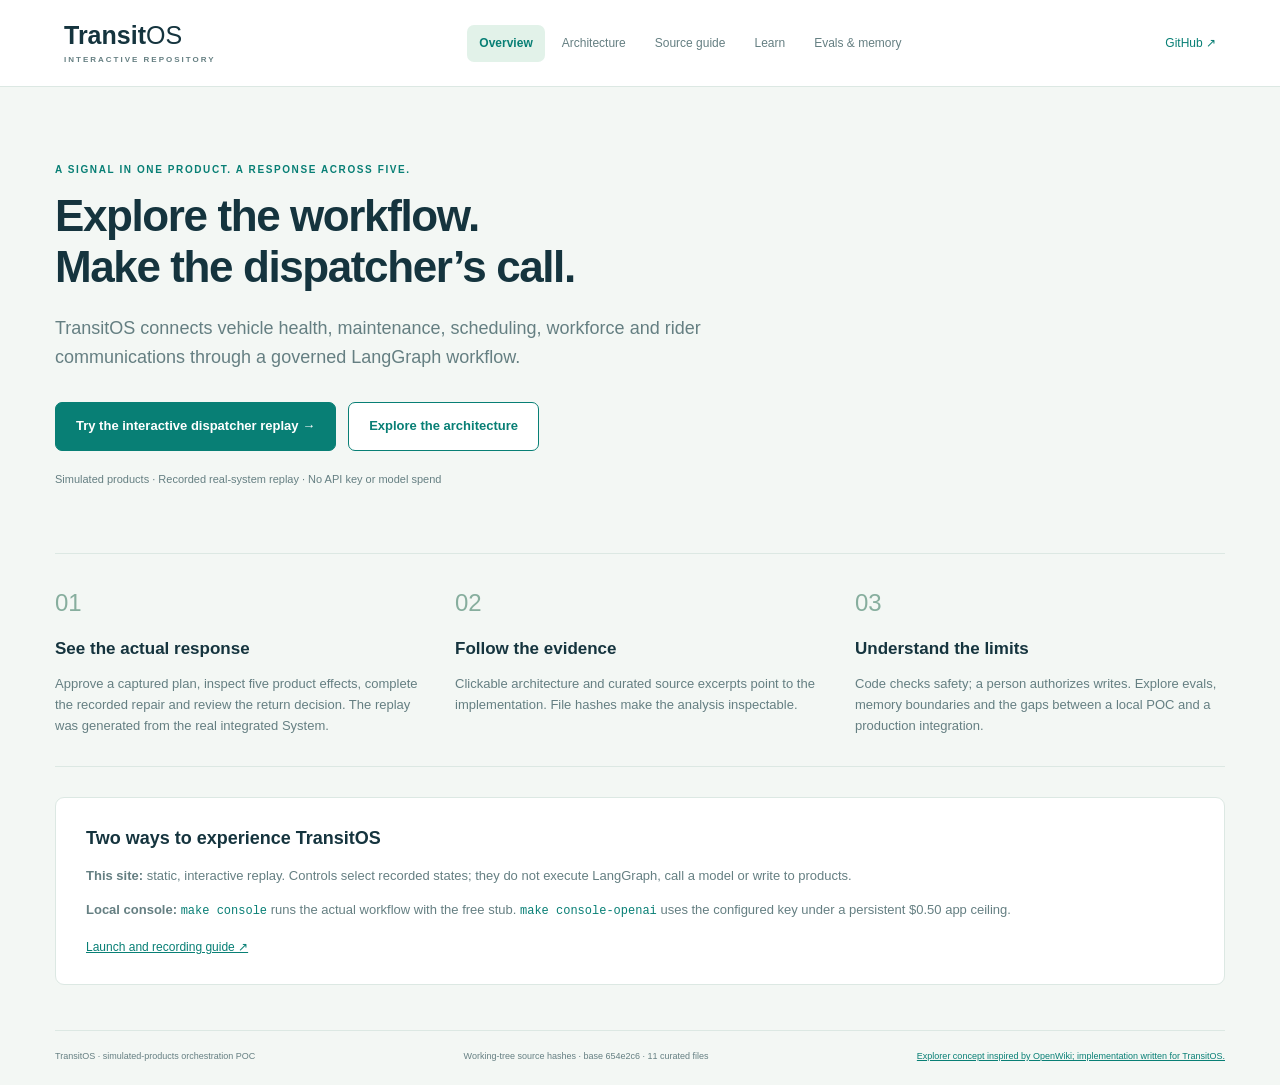
<file: site/index.html>
<!doctype html>
<html lang="en"><head><meta charset="utf-8"><meta name="viewport" content="width=device-width,initial-scale=1"><title>TransitOS · Interactive repository</title><link rel="stylesheet" href="./explorer.css"><script src="./explorer.js" defer></script></head>
<body><header><a class="brand" href="./index.html">Transit<span>OS</span><small>INTERACTIVE REPOSITORY</small></a><nav aria-label="Explorer"><button data-tab="overview" class="active">Overview</button><button data-tab="architecture">Architecture</button><button data-tab="source">Source guide</button><button data-tab="learn">Learn</button><button data-tab="evals">Evals & memory</button></nav><a class="repo-link" href="https://github.com/kranthi7899/transitOS_poc_clean">GitHub ↗</a></header>
<main><div id="error" role="alert" hidden></div>
<section id="overview" class="tab"><div class="hero"><div class="eyebrow">A SIGNAL IN ONE PRODUCT. A RESPONSE ACROSS FIVE.</div><h1>Explore the workflow.<br>Make the dispatcher’s call.</h1><p>TransitOS connects vehicle health, maintenance, scheduling, workforce and rider communications through a governed LangGraph workflow.</p><div class="hero-actions"><a class="primary" href="./demo/index.html">Try the interactive dispatcher replay →</a><button class="secondary" data-tab="architecture">Explore the architecture</button></div><p class="boundary">Simulated products · Recorded real-system replay · No API key or model spend</p></div><div class="intro-grid"><article><span>01</span><h2>See the actual response</h2><p>Approve a captured plan, inspect five product effects, complete the recorded repair and review the return decision. The replay was generated from the real integrated System.</p></article><article><span>02</span><h2>Follow the evidence</h2><p>Clickable architecture and curated source excerpts point to the implementation. File hashes make the analysis inspectable.</p></article><article><span>03</span><h2>Understand the limits</h2><p>Code checks safety; a person authorizes writes. Explore evals, memory boundaries and the gaps between a local POC and a production integration.</p></article></div><div class="scope"><h2>Two ways to experience TransitOS</h2><p><strong>This site:</strong> static, interactive replay. Controls select recorded states; they do not execute LangGraph, call a model or write to products.</p><p><strong>Local console:</strong> <code>make console</code> runs the actual workflow with the free stub. <code>make console-openai</code> uses the configured key under a persistent $0.50 app ceiling.</p><a href="https://github.com/kranthi7899/transitOS_poc_clean/blob/main/docs/DEMO.md">Launch and recording guide ↗</a></div></section>
<section id="architecture" class="tab" hidden><div class="heading"><div class="eyebrow">SOURCE-LINKED ARCHITECTURE</div><h1>One controlled path from event to action.</h1><p>Select a component to see its role and implementation evidence.</p></div><div class="diagram-toolbar"><button id="zoom-out" aria-label="Zoom out">−</button><button id="zoom-in" aria-label="Zoom in">+</button><button id="zoom-reset">Reset view</button><span>Reasoning proposes · code checks · humans approve · adapters execute</span></div><div class="architecture-layout"><div class="diagram"><svg id="map" viewBox="0 0 960 600" role="group" aria-label="TransitOS architecture. Components are selectable." xmlns="http://www.w3.org/2000/svg"><defs><marker id="arrow" markerWidth="8" markerHeight="8" refX="7" refY="4" orient="auto"><path d="M0,0 L8,4 L0,8" fill="#5f8d82"/></marker></defs><g id="edges"></g><g id="components"></g></svg></div><aside id="inspector" class="inspector"></aside></div></section>
<section id="source" class="tab" hidden><div class="heading"><div class="eyebrow">CURATED IMPLEMENTATION EVIDENCE</div><h1>Read the code that matters.</h1><p>This is a bounded source guide, not an AI claim to have analysed every file.</p></div><label class="search-label" for="search">Find a component, file or concept</label><input id="search" type="search" placeholder="Try: approval, memory, crosswalk, budget…"><div class="source-layout"><div id="module-list"></div><article id="source-detail" class="source-detail"></article></div></section>
<section id="learn" class="tab" hidden><div class="heading"><div class="eyebrow">A GUIDED PATH THROUGH THE REPOSITORY</div><h1>Learn the system in four steps.</h1><p>Open a step, inspect the source and try the corresponding replay moment.</p></div><div id="lessons"></div><div class="scope"><h2>Questions worth asking in the demonstration</h2><details><summary>What exactly does the model decide?</summary><p>It proposes among options code already allows. The existing validator checks IDs and constraints, and code ranks the options. It cannot call product tools or authorize a write.</p></details><details><summary>Why does return to service need another approval?</summary><p>The repair close event resumes the graph. Availability is a separate dispatcher decision, so maintenance closure alone never returns the bus.</p></details><details><summary>Does a passing scenario prove production readiness?</summary><p>No. The suite checks the integrated simulated system. Real API capabilities, agency rules, authentication, concurrent operators and deployment still need validation. Known gaps are explicitly reported.</p></details><details><summary>Does memory make the agent more autonomous?</summary><p>No. It retains structured, scoped history of successful approved incidents. Every new incident still reads current facts, passes code checks and waits for a new approval.</p></details></div></section>
<section id="evals" class="tab" hidden><div class="heading"><div class="eyebrow">REPEATABLE EVIDENCE, NOT A SCREENSHOT</div><h1>Evaluate the behavior. Inspect the memory.</h1><p>These checks run locally against the actual system and adversarial fake model outputs. They make no paid calls.</p></div><div id="eval-summary"></div><div id="eval-results"></div><div class="scope"><h2>Two distinct kinds of memory</h2><p><strong>Runtime incident memory:</strong> agency- and vehicle-scoped SQLite summaries. Only completed incidents with both approval scopes and clean invariants enter it. Reset does not clear history. Past availability, raw free text, secrets and operator details do not reach the model.</p><p><strong>Coding-agent context:</strong> <code>AGENTS.md</code> and <code>docs/AGENT_MEMORY.md</code> point to the current implementation, decisions, verification commands and boundaries. Test results are dated evidence, not forever guarantees.</p><p>The hosted replay contains no runtime memory database. To inspect persistent memory, run the local console.</p><a href="https://github.com/kranthi7899/transitOS_poc_clean/blob/main/docs/AGENT_MEMORY.md">Read memory design and limits ↗</a></div></section>
<footer><span>TransitOS · simulated-products orchestration POC</span><span id="provenance">Loading source evidence…</span><a href="https://github.com/dakjdakd/openwiki">Explorer concept inspired by OpenWiki; implementation written for TransitOS.</a></footer></main></body></html>
</file>
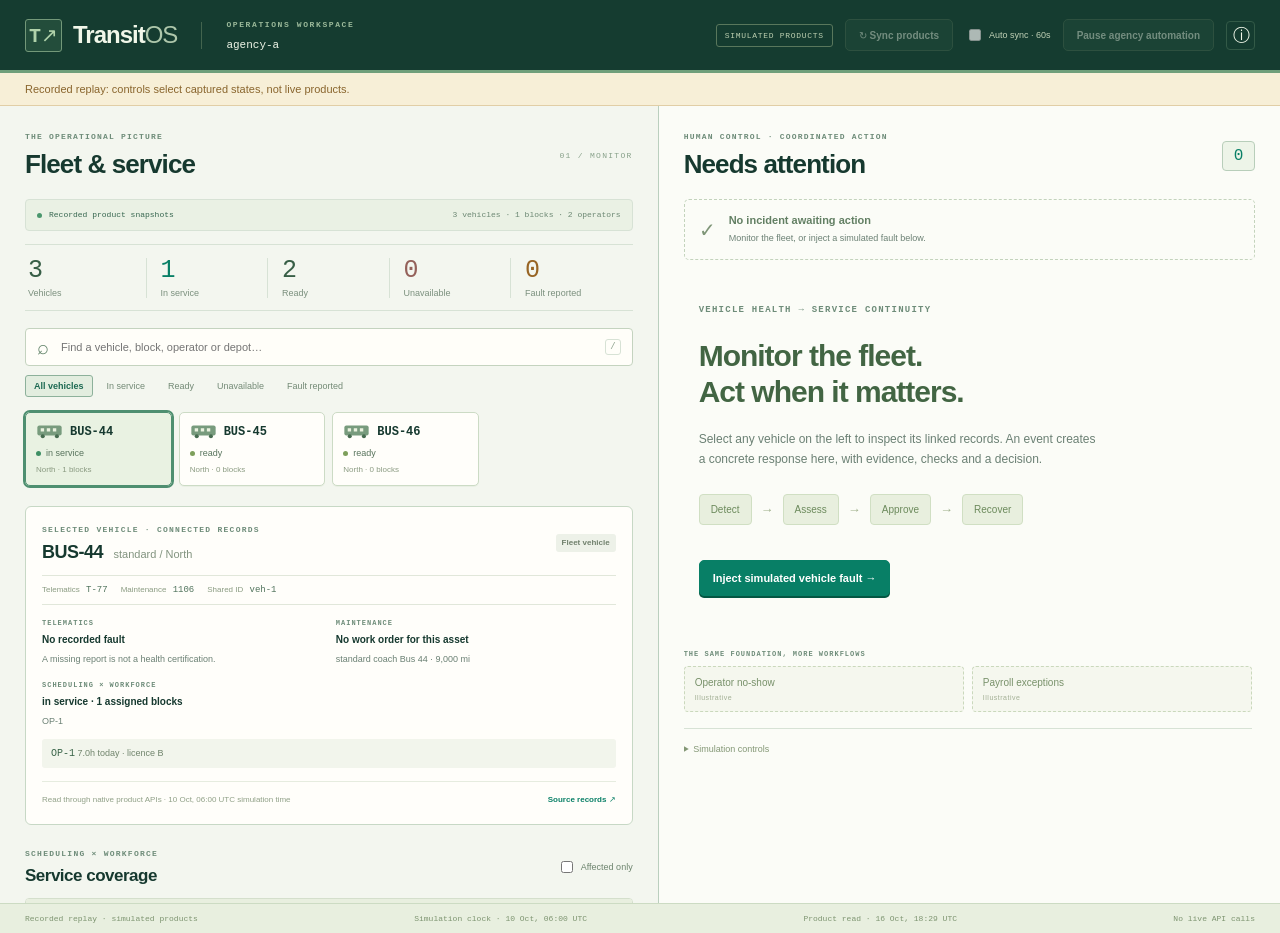
<file: site/demo/index.html>
<!doctype html>
<html lang="en" data-mode="replay">
<head><meta charset="utf-8"><meta name="viewport" content="width=device-width,initial-scale=1"><title>TransitOS · Operations</title>
<link rel="stylesheet" href="./assets/workspace.css"><script src="./assets/workspace-model.js" defer></script><script src="./assets/workspace.js" defer></script></head>
<body>
<a class="skip" href="#response-panel">Skip to response workspace</a>
<header class="app-header"><a class="brand" href="../index.html" aria-label="TransitOS operations"><span class="brand-symbol">T↗</span><strong>Transit<span>OS</span></strong></a><span class="header-divider"></span><div class="workspace-name"><span class="eyebrow">OPERATIONS WORKSPACE</span><strong id="agency">Connecting…</strong></div><div class="header-tools"><span class="simulation">SIMULATED PRODUCTS</span><button id="refresh" class="button secondary" disabled>↻ Sync products</button><label class="auto-sync"><input id="auto-sync" type="checkbox">Auto sync · 60s</label><button id="pause" class="button secondary" disabled>Pause agency automation</button><button data-inspect="system" class="icon-button" aria-label="Inspect data connection">ⓘ</button></div></header>
<div id="notice" class="notice" role="status" aria-live="polite">Connecting to product evidence…</div>
<div class="workspace-shell">
<section class="fleet-panel" aria-labelledby="fleet-title"><header class="panel-heading"><div><span class="eyebrow">THE OPERATIONAL PICTURE</span><h1 id="fleet-title">Fleet & service</h1></div><span class="panel-index">01 / MONITOR</span></header>
<div id="data-source" class="data-source"></div><div id="fleet-summary" class="fleet-summary"></div>
<div class="fleet-toolbar"><label class="search"><span aria-hidden="true">⌕</span><input id="fleet-search" type="search" aria-label="Search fleet and service" placeholder="Find a vehicle, block, operator or depot…" autocomplete="off"><kbd>/</kbd></label><div id="fleet-filters" class="filter-row" role="group" aria-label="Filter fleet"><button data-filter="all" aria-pressed="true">All vehicles</button><button data-filter="in_service" aria-pressed="false">In service</button><button data-filter="ready" aria-pressed="false">Ready</button><button data-filter="out_of_service" aria-pressed="false">Unavailable</button><button data-filter="fault" aria-pressed="false">Fault reported</button></div></div>
<div id="fleet-board" class="fleet-board" aria-label="Vehicle fleet"></div>
<div id="vehicle-detail" class="vehicle-detail"></div>
<section class="service-section"><div class="section-heading"><div><span class="eyebrow">SCHEDULING × WORKFORCE</span><h2>Service coverage</h2></div><label class="scope-toggle"><input id="affected-only" type="checkbox">Affected only</label></div><div id="service-table"></div></section>
<section class="operators-section"><div class="section-heading"><div><span class="eyebrow">WORKFORCE ROSTER</span><h2>Operators & assignments</h2></div><span id="operator-count" class="small-label"></span></div><div id="operators-table"></div></section>
</section>
<main id="response-panel" class="response-panel" tabindex="-1"><header class="panel-heading"><div><span class="eyebrow">HUMAN CONTROL · COORDINATED ACTION</span><h1>Needs attention</h1></div><span id="attention-count" class="attention-count">0</span></header><div id="attention-queue" class="attention-queue"></div><div class="response-scroll"><div id="case-content"></div>
<section class="future-section"><span class="eyebrow">THE SAME FOUNDATION, MORE WORKFLOWS</span><div class="preview-buttons"><button data-case="no-show">Operator no-show <span>Illustrative</span></button><button data-case="payroll">Payroll exceptions <span>Illustrative</span></button></div></section>
<details class="rehearsal"><summary>Simulation controls</summary><div class="rehearsal-controls"><button id="trigger" class="button secondary" disabled>Inject vehicle fault</button><button id="repair" class="button secondary" disabled>Close repair order</button><button id="advance" class="button secondary" disabled>Advance clock 5 min</button><button id="reset" class="button secondary" disabled>Reset local scenario</button></div><p id="profile-note"></p></details></div><div id="approval-slot"></div>
</main>
</div>
<footer class="app-footer"><span id="profile">Loading profile</span><span id="clock">Simulation clock —</span><span id="observed">Product read —</span><span id="spend">Code-ranked rehearsal</span></footer>
<dialog id="technical-dialog" aria-labelledby="technical-title"><header><div><span class="eyebrow">TECHNICAL EVIDENCE</span><h2 id="technical-title">Recorded evidence</h2></div><button id="close-technical" class="icon-button" aria-label="Close technical evidence">×</button></header><div id="technical-content"></div></dialog>
<dialog id="confirm-dialog" aria-labelledby="confirm-title"><h2 id="confirm-title">Reset this local scenario?</h2><p>Current local incident and product state are cleared. Model spending and retained incident history are preserved.</p><div class="dialog-actions"><button id="cancel-reset" class="button secondary">Keep current state</button><button id="confirm-reset" class="button danger">Reset local scenario</button></div></dialog>
</body></html>
</file>
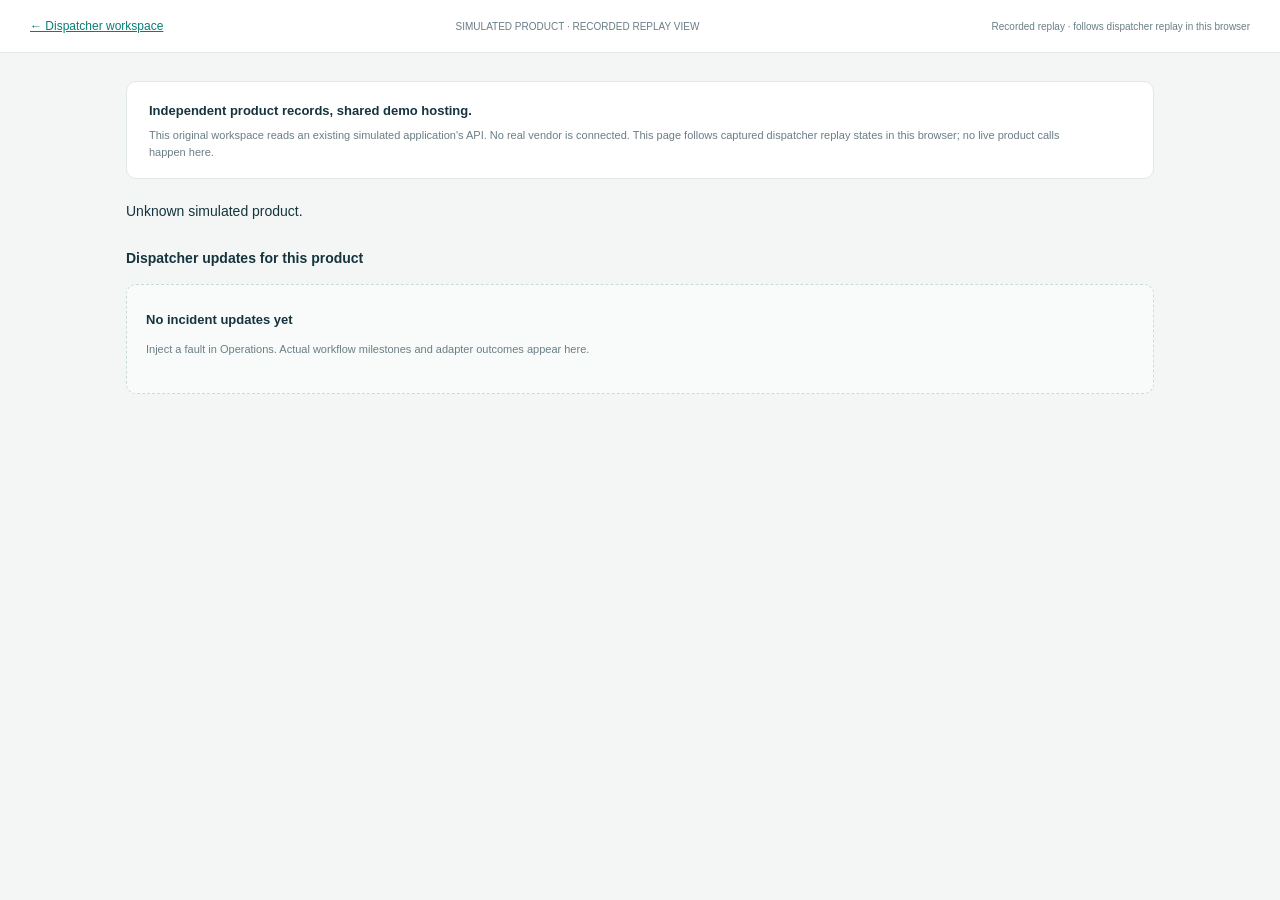
<file: site/demo/product.html>
<!doctype html><html lang="en" data-mode="replay"><head><meta charset="utf-8"><meta name="viewport" content="width=device-width,initial-scale=1"><title>Simulated product workspace · TransitOS</title><link rel="stylesheet" href="./assets/console.css"><script src="./assets/product-views.js" defer></script><script src="./assets/product-app.js" defer></script></head><body class="standalone-product"><header class="product-app-top"><a href="./index.html">← Dispatcher workspace</a><span>SIMULATED PRODUCT · RECORDED REPLAY VIEW</span><span id="connection" role="status">Connecting…</span></header><main><div id="product-boundary" class="estate-boundary"><strong>Independent product records, shared demo hosting.</strong><p>This original workspace reads an existing simulated application's API. No real vendor is connected. This page follows captured dispatcher replay states in this browser; no live product calls happen here.</p></div><div id="product-workspace"></div><section class="product-update-panel"><h2>Dispatcher updates for this product</h2><div id="product-updates"></div></section></main></body></html>
</file>
<file: site/explorer.css>
:root{--ink:#15343e;--teal:#087f75;--muted:#657f82;--line:#dce8e3;--bg:#f3f7f4}*{box-sizing:border-box}body{margin:0;background:var(--bg);color:var(--ink);font:15px/1.6 ui-sans-serif,-apple-system,BlinkMacSystemFont,"Segoe UI",sans-serif}a{color:var(--teal)}button,input{font:inherit}button{cursor:pointer}button:focus-visible,a:focus-visible,input:focus-visible,[role=button]:focus-visible{outline:3px solid #49a793;outline-offset:4px}[hidden]{display:none!important}header{display:flex;align-items:center;gap:26px;padding:22px 5%;background:white;border-bottom:1px solid var(--line)}.brand{font-size:25px;font-weight:700;text-decoration:none;color:var(--ink);line-height:1.1}.brand span{font-weight:400}.brand small{display:block;font-size:8px;letter-spacing:2px;margin-top:6px;color:var(--muted)}nav{display:flex;gap:5px;flex:1;justify-content:center}nav button{background:none;border:0;padding:9px 12px;font-size:12px;color:var(--muted);border-radius:7px}nav button.active{color:var(--teal);background:#e2f2e9;font-weight:600}.repo-link{font-size:12px;text-decoration:none}main{max-width:1240px;margin:auto;padding:45px 35px 22px}.hero{padding:30px 0 45px;max-width:900px}.eyebrow{font-size:10px;letter-spacing:1.6px;color:var(--teal);font-weight:700;margin-bottom:13px}h1{font-size:44px;line-height:1.15;letter-spacing:-1.4px;font-weight:600;margin:0 0 22px}h2{font-size:18px;font-weight:600;margin:0 0 12px}h3{font-size:15px;margin:0 0 7px}p{color:var(--muted);font-size:14px}.hero>p{font-size:18px;max-width:780px;margin:20px 0}.hero-actions{display:flex;gap:12px;flex-wrap:wrap;margin:30px 0 17px}.primary,.secondary{display:inline-flex;align-items:center;border:1px solid var(--teal);border-radius:7px;padding:13px 20px;font-size:13px;font-weight:600;text-decoration:none}.primary{background:var(--teal);color:white}.secondary{background:white;color:var(--teal)}.hero .boundary{font-size:11px}.intro-grid{display:grid;grid-template-columns:repeat(3,1fr);gap:30px;padding:30px 0;border-block:1px solid var(--line);margin-bottom:30px}.intro-grid span{color:#87ae9e;font-size:24px}.intro-grid h2{margin:12px 0;font-size:17px}.intro-grid p{font-size:13px;margin:0}.scope{padding:26px 30px;background:white;border:1px solid var(--line);border-radius:9px;margin:24px 0}.scope p{font-size:13px}.scope a{font-size:12px}.heading p{margin-bottom:25px}.diagram-toolbar{display:flex;gap:8px;align-items:center;margin:15px 0}.diagram-toolbar button{background:white;border:1px solid var(--line);padding:7px 13px;border-radius:5px;font-size:12px}.diagram-toolbar span{font-size:11px;color:var(--muted);margin-left:10px}.architecture-layout{display:grid;grid-template-columns:minmax(0,2fr) minmax(270px,1fr);gap:22px}.diagram{background:white;border:1px solid var(--line);border-radius:9px;overflow:auto}.diagram svg{width:100%;height:auto;min-height:440px}.map-node rect{fill:#f5f9f6;stroke:#b9d6c7}.map-node text{fill:var(--ink);font-size:14px;font-weight:600;pointer-events:none}.map-node .map-sub{fill:var(--muted);font-size:10px;font-weight:400}.map-node{cursor:pointer}.map-node.selected rect{fill:#d9f0e4;stroke:var(--teal);stroke-width:2}.inspector{background:#eaf3ed;border:1px solid #c8dfd1;border-radius:9px;padding:25px}.inspector p{font-size:13px}.path{font:11px/1.6 ui-monospace,SFMono-Regular,Consolas,monospace;overflow-wrap:anywhere;color:var(--teal)}.hash{font:9px/1.6 ui-monospace,monospace;overflow-wrap:anywhere;color:#8a9d93}.search-label{font-size:12px;color:var(--muted);display:block;margin:20px 0 7px}input{width:100%;padding:13px 16px;border:1px solid #c9dacf;border-radius:7px;background:white;margin-bottom:25px}.source-layout{display:grid;grid-template-columns:280px minmax(0,1fr);gap:25px}.module-button{display:block;text-align:left;width:100%;border:1px solid transparent;background:none;padding:13px 15px;border-radius:6px;font-size:12px;color:var(--ink);margin:0 0 7px}.module-button small{display:block;color:var(--muted);font-size:10px;margin-top:3px}.module-button.selected{border-color:#b9d8c7;background:#e2f1e8}.source-detail{background:white;border:1px solid var(--line);border-radius:8px;padding:26px;min-width:0}.source-detail p{font-size:13px}pre{font:11px/1.7 ui-monospace,SFMono-Regular,Consolas,monospace;background:#f3f7f3;padding:18px;overflow:auto;white-space:pre-wrap;overflow-wrap:anywhere;border-radius:6px;max-height:600px}code{font:12px ui-monospace,monospace;color:var(--teal)}.lesson{padding:25px 0;border-bottom:1px solid var(--line)}.lesson summary{font-size:17px;color:var(--ink);cursor:pointer}.lesson p{max-width:850px}.lesson a{font-size:12px}.scope details{border-top:1px solid var(--line);padding:13px 0}.scope summary{font-size:13px;cursor:pointer;color:var(--ink)}.eval-stats{display:flex;gap:35px;padding:24px 0;border-block:1px solid var(--line);margin:25px 0}.eval-stats strong{display:block;font-size:32px;line-height:1.3}.eval-stats span{font-size:11px;color:var(--muted)}.eval-row{display:grid;grid-template-columns:30px 1fr 75px;gap:15px;padding:18px 0;border-bottom:1px solid var(--line);align-items:start}.eval-row p{font-size:12px;margin:3px 0}.eval-pass{color:var(--teal);font-size:11px;font-weight:600}.eval-fail{color:#b73535}.eval-row strong{font-size:13px}footer{display:flex;justify-content:space-between;gap:15px;flex-wrap:wrap;margin-top:45px;border-top:1px solid var(--line);padding-top:18px;color:var(--muted);font-size:9px}footer a{font-size:9px}#error{background:#fbe9e4;padding:15px;color:#a23636;border-radius:7px}@media(max-width:900px){header{gap:15px;flex-wrap:wrap}nav{order:3;width:100%;justify-content:start;flex-wrap:wrap}.repo-link{margin-left:auto}main{padding:30px 22px}h1{font-size:35px}.architecture-layout{grid-template-columns:1fr}.source-layout{grid-template-columns:200px 1fr}.diagram-toolbar span{display:none}}@media(max-width:620px){main{padding:25px 18px}h1{font-size:30px}.hero>p{font-size:15px}.intro-grid{grid-template-columns:1fr;gap:23px}.source-layout{grid-template-columns:1fr}.scope{padding:22px}.eval-stats{gap:22px;flex-wrap:wrap}.hero-actions{display:grid}.diagram svg{min-height:350px}.eval-row{grid-template-columns:25px 1fr 50px}}
</file>
<file: site/demo/assets/workspace.css>
:root{--ink:#16392f;--muted:#6b8074;--green:#087f66;--forest:#153c30;--mint:#dcece0;--paper:#f3f6ef;--surface:#fffefa;--line:#d7e2d5;--amber:#986525;--red:#a6433b;--mono:ui-monospace,"SFMono-Regular",Consolas,monospace;font-family:Inter,-apple-system,BlinkMacSystemFont,"Segoe UI",sans-serif;color:var(--ink);font-size:13px;background:var(--paper);font-synthesis:none}*{box-sizing:border-box}body{margin:0}button,input,summary{font:inherit}button{cursor:pointer}button:disabled{opacity:.45;cursor:not-allowed}a{color:var(--green)}button:focus-visible,input:focus-visible,a:focus-visible,summary:focus-visible{outline:2px solid #2b9878;outline-offset:3px}h1,h2,h3,p{margin-top:0}h1{font-size:26px;letter-spacing:-.9px;font-weight:650;margin-bottom:0}h2{font-size:20px;letter-spacing:-.5px;margin-bottom:7px}h3{font-size:15px;letter-spacing:-.3px;margin-bottom:0}p{font-size:12px;color:var(--muted);line-height:1.65;margin-bottom:13px}small{font-size:10px;line-height:1.6;color:var(--muted)}[hidden]{display:none!important}.eyebrow{display:block;font:9px/1.5 var(--mono);font-weight:600;letter-spacing:1.25px;color:#6e8c79;margin-bottom:6px}.button{display:inline-flex;justify-content:center;align-items:center;gap:8px;min-height:36px;padding:9px 13px;border:1px solid var(--line);border-radius:5px;font-size:11px;font-weight:600;white-space:nowrap;color:var(--ink);background:var(--surface)}.button.primary{background:var(--green);border-color:var(--green);color:white;box-shadow:0 2px 0 #045743}.button.primary:hover:not(:disabled){background:#066b56}.button.secondary:hover:not(:disabled){background:#e6efe3;border-color:#9db7a3}.button.danger{background:var(--red);color:white;border-color:var(--red)}.text-button{border:0;background:none;color:var(--green);padding:3px 0;font-size:10px;font-weight:600;text-align:left}.text-button:hover{text-decoration:underline}.icon-button{border:1px solid #335a47;background:transparent;color:inherit;border-radius:4px;width:29px;height:29px;display:grid;place-items:center;font-size:17px}.skip{position:absolute;top:-100px;left:10px;z-index:100;background:var(--surface);padding:10px}.skip:focus{top:10px}.app-header{height:73px;background:var(--forest);color:#f1f7e9;border-bottom:3px solid #6f9f7a;display:flex;align-items:center;gap:24px;padding:0 25px}.brand{color:inherit;text-decoration:none;display:flex;align-items:center;gap:11px;white-space:nowrap}.brand-symbol{font:700 20px var(--mono);width:37px;height:33px;border:1px solid #739879;border-radius:3px;display:grid;place-items:center;color:#b0d2aa;background:#234d3b}.brand strong{font-size:24px;letter-spacing:-1px;font-weight:700}.brand strong>span{font-weight:400;color:#aec7ab}.header-divider{height:27px;width:1px;background:#43644e}.workspace-name .eyebrow{color:#9bb99a;font-size:8px;letter-spacing:1.6px;margin-bottom:5px}.workspace-name>strong{font:11px var(--mono);font-weight:500}.header-tools{margin-left:auto;display:flex;align-items:center;gap:12px}.header-tools>.button{color:#e5efdf;background:#244c3c;border-color:#4a6a52;font-size:10px;box-shadow:none;min-height:32px}.header-tools>.button:hover{background:#315e48}.simulation{font:8px var(--mono);letter-spacing:.7px;padding:6px 8px;border:1px solid #59775c;border-radius:3px;color:#bdd0b1}.auto-sync{font-size:9px;color:#c0d1b6;display:flex;align-items:center;gap:5px;white-space:nowrap}.auto-sync input{accent-color:#9cc491;width:12px;height:12px}.notice{padding:10px 25px;background:#f7efd7;border-bottom:1px solid #e1cea6;font-size:11px;color:#89652d}.notice.error{color:var(--red);background:#f8e8e3;border-color:#dfbcb4}.workspace-shell{display:grid;grid-template-columns:minmax(0,1.06fr) minmax(0,1fr);height:calc(100dvh - 103px);min-height:500px}.fleet-panel{overflow:auto;padding:25px 25px 30px;border-right:1px solid #bacfbe;background:var(--paper);min-width:0;scrollbar-color:#c3d1bd transparent;scrollbar-width:thin}.response-panel{min-width:0;min-height:0;display:flex;flex-direction:column;padding:25px 25px 0;background:#fbfcf7;outline:none}.panel-heading{display:flex;align-items:center;justify-content:space-between;margin-bottom:19px;gap:12px}.panel-heading .eyebrow{font-size:8px;letter-spacing:1.2px;margin-bottom:6px}.panel-index{font:8px var(--mono);letter-spacing:1.3px;color:#88a18a}.attention-count{font:16px var(--mono);color:var(--green);border:1px solid #b8ceba;background:#edf4e8;min-width:33px;height:30px;display:grid;place-items:center;border-radius:4px}.data-source{display:flex;align-items:center;gap:7px;font:8px/1.5 var(--mono);color:#6b8772;padding:9px 11px;border:1px solid var(--line);border-radius:4px;background:#eaf1e4;margin-bottom:13px;flex-wrap:wrap}.data-source>strong{font-weight:500;color:#36664f}.data-source>span:last-child{margin-left:auto;font-size:8px}.source-led{width:5px;height:5px;flex-shrink:0;background:#4b976d;border-radius:50%}.source-led.offline{background:var(--red)}.fleet-summary{display:grid;grid-template-columns:repeat(5,minmax(0,1fr));border-top:1px solid var(--line);border-bottom:1px solid var(--line);padding:13px 0 12px;margin-bottom:17px}.fleet-stat{padding:0 14px;border-right:1px solid var(--line);display:flex;flex-direction:column;gap:5px}.fleet-stat:first-child{padding-left:3px}.fleet-stat:last-child{border:0}.fleet-stat>strong{font:25px/1 var(--mono);letter-spacing:-1.5px;color:#375e46}.fleet-stat>span{font-size:9px;color:#7b907e}.fleet-stat.good>strong{color:var(--green)}.fleet-stat.warning>strong{color:var(--amber)}.fleet-stat.bad>strong{color:#94615a}.fleet-toolbar{margin-bottom:15px}.search{display:flex;align-items:center;gap:10px;border:1px solid #c4d3bf;border-radius:4px;padding:8px 11px;background:#fffef9}.search>span{font-size:20px;color:#618369;line-height:1}.search input{font-size:11px;min-width:0;flex:1;border:0;outline:none;background:transparent;color:var(--ink);width:100%;height:20px}.search:focus-within{outline:2px solid #4b9977;outline-offset:2px}.search input:focus-visible{outline:none}kbd{border:1px solid var(--line);font:9px var(--mono);padding:2px 4px;border-radius:3px;color:#8ea28d}.filter-row{display:flex;gap:5px;flex-wrap:wrap;margin-top:9px}.filter-row>button{border:1px solid transparent;padding:5px 8px;font-size:9px;border-radius:3px;background:transparent;color:#738a76}.filter-row>button.active{border-color:#8db19b;background:#e2eddf;color:#1c6952;font-weight:650}.filter-row>button:hover{background:#eaf0e5}.fleet-board{display:grid;grid-template-columns:repeat(4,minmax(0,1fr));gap:7px;margin-bottom:20px}.vehicle-card{min-width:0;text-align:left;border:1px solid #ccdbc5;border-radius:5px;background:var(--surface);padding:11px 10px 9px;color:var(--ink);box-shadow:0 1px 0 #d6e0cc55;position:relative}.vehicle-card:hover{border-color:#85ac90;background:#f7fbf0}.vehicle-card.selected{outline:2px solid #4e8f70;outline-offset:0;border-color:#4e8f70;background:#e9f2e2}.vehicle-card.faulted{border-color:#d4b17f;background:#fff8eb}.vehicle-card.faulted.selected{outline-color:#a17b44;border-color:#b99864}.vehicle-card-top{display:flex;align-items:center;gap:7px;margin-bottom:9px;min-width:0}.vehicle-card-top svg{height:15px;width:27px;flex-shrink:0;fill:#789b7d}.vehicle-card-top svg path{fill:#eaf2df}.vehicle-card-top svg circle{fill:#476c50}.vehicle-card-top strong{font:600 12px var(--mono);white-space:nowrap}.vehicle-card.faulted svg{fill:#b79660}.fault-marker{margin-left:auto;font:10px var(--mono);color:#fff;background:#a8783b;width:14px;height:14px;border-radius:50%;display:grid;place-items:center}.vehicle-status{font-size:9px;display:flex;align-items:center;gap:5px;color:#58745d;white-space:nowrap}.status-dot{width:5px;height:5px;display:inline-block;border-radius:50%;background:#9aa99c;flex-shrink:0}.status-dot.in_service{background:#3e8f64}.status-dot.ready{background:#7d9f5b}.status-dot.out_of_service{background:#b46551}.vehicle-sub{font-size:8px;display:block;line-height:1.45;color:#8b9b82;margin-top:6px;overflow-wrap:anywhere}.vehicle-detail{background:var(--surface);border:1px solid #c7d8c5;border-radius:6px;padding:17px 16px;margin-bottom:23px;min-width:0}.section-heading{display:flex;align-items:center;justify-content:space-between;gap:12px;margin-bottom:12px}.section-heading h2{font-size:18px;margin-bottom:0}.section-heading .eyebrow{font-size:8px}.heading-muted{font-size:11px;font-weight:400;color:#82937f;letter-spacing:0;margin-left:6px}.pill{display:inline-block;padding:4px 6px;font-size:8px;line-height:1.35;font-weight:650;border-radius:3px;background:#edf1e8;color:#71816d;white-space:normal;width:fit-content}.pill.good{background:#e2eee0;color:#217653}.pill.warning{background:#f5ebd3;color:#9a6a27}.pill.bad{background:#f4dfd8;color:#a54c41}.pill.preview{background:#e9e8e0;color:#777968}.identity-line{display:flex;gap:13px;flex-wrap:wrap;padding:9px 0;border-top:1px solid #e1e7da;border-bottom:1px solid #e1e7da;margin-bottom:13px;font-size:8px;color:#8a9b81}.identity-line b{font:9px var(--mono);color:#50735c;margin-left:4px}.vehicle-evidence{display:grid;grid-template-columns:1fr 1fr;gap:14px}.vehicle-evidence article:last-child{grid-column:1/-1}.vehicle-evidence .eyebrow{font-size:7px;letter-spacing:1px;margin-bottom:4px}.vehicle-evidence strong{font-size:10px;font-weight:600;display:block;line-height:1.65}.vehicle-evidence small{display:block;font-size:9px;margin-top:3px}.text-warning{color:#9c7134}.linked-operators{display:flex;flex-wrap:wrap;gap:8px;margin-top:11px;padding:9px;background:#f2f5ec;border-radius:3px}.linked-operators span{font-size:9px;color:#71856d}.linked-operators b{font:10px var(--mono);color:#396448}.section-foot{border-top:1px solid #e6ecdf;margin-top:13px;padding-top:10px;display:flex;gap:10px;justify-content:space-between;align-items:center}.section-foot>span{font-size:8px;color:#90a087;max-width:70%}.section-foot .text-button{font-size:8px;white-space:nowrap}.service-section{margin-bottom:24px}.service-section h2,.operators-section h2{font-size:17px}.scope-toggle{display:flex;align-items:center;gap:5px;white-space:nowrap;font-size:9px;color:#6d846e}.scope-toggle input{accent-color:#2b8163;width:12px;height:12px}.table-scroll{border:1px solid #d4dfcc;border-radius:4px;max-height:225px;overflow:auto;background:var(--surface);scrollbar-width:thin;scrollbar-color:#c5d4bb transparent}table{border-collapse:collapse;width:100%;text-align:left;font-size:10px}th{position:sticky;top:0;z-index:1;background:#e8efdf;border-bottom:1px solid #cbdcc0;padding:10px 9px;font:8px var(--mono);font-weight:600;letter-spacing:.3px;color:#6b876c;white-space:nowrap}td{padding:9px 9px;border-bottom:1px solid #e5ebde;font-size:10px;vertical-align:top;line-height:1.5}tr:last-child td{border-bottom:0}tr.affected td{background:#fff8e7}tr.linked td{background:#edf4e6}.table-link{font:10px var(--mono);color:#287556;background:transparent;border:0;padding:0;text-decoration:none}.table-link:hover{text-decoration:underline}.row-note{display:block;font-size:7px;margin-top:4px;color:#ae8549}.row-note.changed{color:#357a57}.small-label{font:8px var(--mono);color:#8b9c83}.empty-row{font-size:11px;line-height:1.7;color:#87967c;padding:16px}.attention-queue{margin-bottom:16px}.attention-item{width:100%;border:1px solid #bdd2bd;display:flex;align-items:center;gap:11px;padding:12px 13px;background:#edf4e7;border-radius:5px;text-align:left;color:var(--ink)}.attention-item:hover{background:#e7f0df}.attention-item>span:nth-child(2){flex:1}.attention-item strong{font-size:12px;font-weight:650;display:block}.attention-item small{font-size:9px;display:block;margin-top:4px}.attention-icon{height:24px;width:24px;border:1px solid #bdcdb4;display:grid;place-items:center;border-radius:50%;font:12px var(--mono);color:#6c8e66;flex-shrink:0}.attention-icon.decision{background:#f8edcf;color:#ac7b34;border-color:#dfc393}.attention-icon.closed{color:#2c875b;background:#ddeddb}.attention-empty{display:flex;align-items:center;gap:13px;padding:14px;border:1px dashed #c3d3bc;border-radius:5px;color:#7e9577}.attention-empty strong{font-size:11px;display:block;color:#627f63}.attention-empty small{font-size:9px;display:block;margin-top:5px}.attention-empty>span{font-size:20px}.response-scroll{overflow:auto;min-height:0;flex:1;padding-right:3px;scrollbar-width:thin;scrollbar-color:#c2d2b9 transparent}.response-heading{display:flex;align-items:start;justify-content:space-between;gap:12px;margin-top:1px;margin-bottom:13px}.response-heading .eyebrow{font-size:7px;letter-spacing:1px;margin-bottom:7px}.response-heading h2{font-size:21px;margin:0 0 6px}.response-heading p{font-size:9px;margin-bottom:0;color:#87967c}.response-heading>.pill{font-size:7px;text-transform:uppercase;max-width:130px;margin-top:6px}.decision-banner{background:#f6efdb;border:1px solid #e4d3ac;border-radius:5px;padding:12px 13px;margin-bottom:16px}.decision-banner strong{font-size:12px;color:#8b682e}.decision-banner p{font-size:10px;margin:5px 0 0;color:#a28860}.decision-banner.waiting{background:#edf3e8;border-color:#cad9bd}.decision-banner.waiting strong{color:#5b7f57}.decision-banner.waiting p{color:#7c9271}.decision-banner.closed{background:#e6f1e2;border-color:#b9d4b3}.decision-banner.closed strong{color:#327951}.decision-banner.closed p{color:#6d8a63}.orchestration{padding:0 0 17px;border-bottom:1px solid var(--line);margin-bottom:18px}.orchestration>.eyebrow{font-size:7px;letter-spacing:1.1px;margin-bottom:9px}.stage-strip{display:grid;grid-template-columns:repeat(6,minmax(0,1fr));gap:5px}.stage{font-size:8px;line-height:1.45;display:flex;flex-direction:column;gap:7px;color:#9caa90;padding:8px 6px;background:#f1f4eb;border:1px solid #e4eadc;border-radius:3px}.stage i{font:11px var(--mono);font-style:normal;color:#b4c1a4}.stage.complete{color:#4b8660;background:#ecf4e6;border-color:#d3e4c8}.stage.complete i{color:#4f8f65}.stage.active{background:#dfeeda;border-color:#92b68f;color:#276e4f;font-weight:650}.stage.active i{color:#287c54}.response-section{padding-bottom:20px;margin-bottom:18px;border-bottom:1px solid var(--line)}.response-section .section-heading .eyebrow{font-size:7px}.response-section .section-heading{margin-bottom:11px}.rationale{font-size:11px;line-height:1.65;margin-bottom:13px}.arrow{color:#91ad83;margin:0 4px}.response-section .table-scroll{max-height:190px}.response-section td{font-size:9px}.response-section th{font-size:7px}details{font-size:10px;margin-top:11px}summary{cursor:pointer;line-height:1.6;color:#4c805e;font-weight:500}details[open]>summary{margin-bottom:12px}.alternative{background:#f1f5e9;border:1px solid #d5e0c9;padding:12px;border-radius:4px;margin:12px 0}.alternative>strong{font-size:10px}.alternative p{font-size:9px;margin:9px 0 0}.section-note{font-size:9px;line-height:1.75;color:#8a9c7c;margin:9px 0}.checks-summary{display:flex;justify-content:space-between;gap:10px;align-items:center;margin-bottom:12px}.checks-summary>strong{font-size:12px}.checks-summary>span{font-size:8px;color:#7b9470}.checks-grid{display:grid;grid-template-columns:1fr 1fr;gap:9px}.check{display:flex;align-items:start;gap:7px;padding:10px;border:1px solid #dce7d0;background:#f1f6ea;border-radius:4px}.check>span{font-size:11px;color:#6b9769}.check strong{font-size:9px;font-weight:600;display:block;color:#537c52}.check small{font-size:8px;display:block;margin-top:3px;color:#94a486}.check.warn{border-color:#e3d1ab;background:#faf3e1}.check.warn>span,.check.warn strong{color:#9c7a3d}.evidence-gaps{padding:10px 11px;border:1px solid #e6dac1;background:#fcf7eb;border-radius:4px;margin-top:10px}.evidence-gaps strong{font-size:9px;color:#a3844c}.evidence-gaps p{font-size:9px;margin:5px 0;color:#a18e6a}.check-line{font-size:10px;line-height:1.7}.check-line .pill{margin-right:5px}.action-list{list-style:none;padding:0;margin:0}.action-list>li{display:grid;grid-template-columns:22px minmax(0,1fr) 100px 35px;align-items:center;gap:9px;padding:11px 0;border-bottom:1px solid #e7eddf}.action-list>li:last-child{border-bottom:0}.action-number{height:21px;width:21px;border:1px solid #d4e0c8;border-radius:50%;display:grid;place-items:center;font:9px var(--mono);color:#8d9e7d}.action-number.good{color:#4a8959;border-color:#abd0a7;background:#edf6e6}.action-number.bad{color:var(--red);border-color:#cd9e91}.action-list strong{font-size:10px;font-weight:600;display:block}.action-list p{font-size:9px;line-height:1.5;margin:4px 0;overflow-wrap:anywhere}.action-list small{font-size:8px;color:#9baa8b}.action-list .pill{font-size:7px}.action-list .text-button{font-size:7px;color:#7f9872;align-self:center}.rider-alert{background:#eef5e8;border:1px solid #ccdebe;padding:12px;border-radius:4px;margin-bottom:9px}.rider-alert strong{font-size:10px}.rider-alert p{font-size:10px;margin:6px 0 10px}.timeline{list-style:none;padding:0;margin:0}.timeline>li{display:flex;gap:10px;padding:10px 0;border-bottom:1px solid #e6ecdd}.timeline>li:last-child{border-bottom:0}.timeline-dot{height:5px;width:5px;background:#8fac7f;border-radius:50%;margin-top:5px;flex-shrink:0}.timeline-dot.decision{background:#b7995a}.timeline-dot.warning{background:#b67e5a}.timeline strong{font-size:10px;display:block;font-weight:600}.timeline p{font-size:9px;line-height:1.6;margin:4px 0}.timeline small{font:7px var(--mono);color:#9dab8c}.approval-panel{background:#e8f1df;border:1px solid #b8d1ac;box-shadow:0 -5px 18px #183e2010;border-radius:5px 5px 0 0;padding:15px 16px 12px}.approval-heading{display:flex;align-items:start;justify-content:space-between;gap:15px;margin-bottom:12px}.approval-heading>strong{font-size:12px;font-weight:650;max-width:52%}.approval-heading>span{font-size:8px;line-height:1.6;color:#829773;text-align:right;max-width:45%}.approval-controls{display:flex;align-items:end;gap:8px}.approval-controls label{font-size:8px;color:#80936e;display:grid;gap:5px;flex:1;min-width:80px;max-width:210px}.approval-controls input{width:100%;font-size:11px;border:1px solid #c1d3b3;border-radius:4px;color:#43673d;background:#fffff9;height:35px;padding:9px}.approval-controls .button{min-height:35px;font-size:10px;padding:9px 11px}.approval-panel>small{font-size:8px;display:block;color:#91a17e;margin-top:10px}.required-acks{max-height:120px;overflow:auto;margin:8px 0}.required-acks label{display:flex;align-items:start;gap:6px;font-size:10px;color:#866b35;flex-wrap:wrap;padding:8px;background:#fff8e6;border:1px solid #e0d3b5;border-radius:3px;margin-bottom:5px}.required-acks input{accent-color:#6e9860;margin:1px 0}.required-acks small{font-size:8px;flex-basis:100%;padding-left:18px;color:#99865a}#approval-slot{flex-shrink:0;padding-top:7px;background:#fbfcf7;position:relative;z-index:2}.approval-idle{border-top:1px solid var(--line);font-size:10px;color:#6c8c5b;padding:13px 0;display:flex;align-items:center;justify-content:space-between;gap:10px}.approval-idle .button{font-size:9px;padding:7px 9px;min-height:30px}.future-section{padding:0 0 16px}.future-section>.eyebrow{font-size:7px;letter-spacing:1px}.preview-buttons{display:flex;gap:8px}.preview-buttons>button{flex:1;font-size:10px;padding:10px;border:1px dashed #cad8bc;background:#f5f7ee;border-radius:4px;color:#78916a;text-align:left}.preview-buttons>button>span{display:block;font-size:7px;margin-top:6px;color:#a2af94;letter-spacing:.5px}.preview-notice{padding:12px;border:1px dashed #c8d5b9;border-radius:4px;background:#f4f6ed;font-size:11px;line-height:1.7;color:#80906e;margin:16px 0}.empty-case{padding:28px 15px}.empty-case h2{font-size:30px;line-height:1.2;letter-spacing:-1px;color:#426543;margin:20px 0}.empty-case p{font-size:12px;max-width:400px}.foundation-path{display:flex;flex-wrap:wrap;gap:9px;align-items:center;margin:25px 0}.foundation-path>span{font-size:10px;padding:9px 11px;background:#e8efde;border:1px solid #d0dfc3;border-radius:4px;color:#6c8a5c}.foundation-path>b{font-weight:400;color:#a0b18d}.empty-case .button{margin:10px 0 25px}.exception{background:#fbefdd;border:1px solid #e5d1ac;padding:15px;border-radius:4px;margin:15px 0}.exception strong{font-size:12px;color:#9d7341}.exception p{font-size:11px;margin-top:9px}.rehearsal{border-top:1px solid var(--line);padding-top:13px;margin:0 0 18px}.rehearsal summary{font-size:9px;color:#839775}.rehearsal p{font-size:9px;margin:9px 0 0}.rehearsal-controls{display:flex;gap:6px;flex-wrap:wrap;margin-top:12px}.rehearsal-controls .button{font-size:8px;padding:7px 9px;min-height:29px}.app-footer{height:30px;display:flex;align-items:center;justify-content:space-between;gap:12px;padding:0 25px;border-top:1px solid #ccdbc3;background:#e8efdf;color:#7d9470;font:8px var(--mono)}dialog{border:1px solid #b8cdb0;border-radius:6px;background:var(--surface);padding:24px;color:var(--ink);max-width:700px;width:min(700px,90vw);max-height:80dvh;overflow:auto;box-shadow:0 15px 70px #183a2140}dialog::backdrop{background:#203d3066}dialog>header{display:flex;align-items:center;justify-content:space-between;gap:15px}dialog h2{font-size:21px}dialog .icon-button{color:#6f8c67;border-color:#bccfb0}.dialog-actions{display:flex;gap:10px;margin-top:20px}pre{font:10px/1.7 var(--mono);white-space:pre-wrap;overflow-wrap:anywhere;padding:15px;background:#edf3e5;border-radius:4px;max-height:50vh;overflow:auto}#confirm-dialog{max-width:450px}#confirm-dialog p{font-size:12px}
@media(min-width:1700px){.fleet-panel,.response-panel{padding-top:30px;padding-left:32px;padding-right:32px}.fleet-board{gap:10px}.vehicle-card{padding:14px 12px}.vehicle-card-top strong{font-size:14px}.vehicle-status{font-size:10px}.vehicle-sub{font-size:9px}.response-section h3{font-size:16px}.action-list strong{font-size:11px}.action-list p{font-size:10px}.fleet-summary{padding:18px 0}.fleet-stat>strong{font-size:30px}.vehicle-evidence strong{font-size:11px}.vehicle-evidence small{font-size:10px}td{font-size:11px}.response-section td{font-size:10px}.stage{font-size:9px}.approval-controls .button{font-size:11px}.approval-heading>strong{font-size:13px}.table-scroll{max-height:260px}}
@media(max-width:1250px){.app-header{padding:0 19px;gap:17px}.header-tools{gap:8px}.simulation{display:none}.fleet-panel{padding:23px 18px}.response-panel{padding:23px 18px 0}.fleet-board{grid-template-columns:repeat(3,minmax(0,1fr))}.vehicle-card{padding:10px 9px}.vehicle-card-top strong{font-size:11px}.fleet-stat{padding:0 9px}.fleet-stat>span{font-size:8px}.data-source>span:last-child{margin-left:0;flex-basis:100%;padding-left:12px}.approval-controls{gap:6px}.approval-controls .button{padding:8px 9px;font-size:9px}.approval-heading>strong{font-size:11px}.approval-heading>span{font-size:7px}.stage-strip{gap:3px}.stage{font-size:7px;padding:7px 5px}.action-list>li{grid-template-columns:20px minmax(0,1fr) 85px 27px;gap:7px}.action-list .text-button{font-size:6px}.response-heading{flex-wrap:wrap}.vehicle-evidence{grid-template-columns:1fr}.vehicle-evidence article:last-child{grid-column:auto}.identity-line{gap:7px}.heading-muted{display:block;margin:4px 0 0}.panel-heading h1{font-size:23px}.response-heading h2{font-size:20px}}
@media(max-width:950px){.app-header{height:67px;padding:0 15px;gap:12px}.brand strong{font-size:21px}.brand-symbol{font-size:16px;width:30px;height:29px}.header-divider,.workspace-name{display:none}.header-tools{gap:7px}.header-tools>.button{font-size:9px}.auto-sync{font-size:8px}.workspace-shell{grid-template-columns:minmax(0,1fr) minmax(0,1fr);height:calc(100dvh - 97px)}.fleet-panel{padding:20px 14px}.response-panel{padding:20px 14px 0}.panel-index{display:none}.fleet-board{gap:5px}.vehicle-card-top svg{width:20px;height:13px}.vehicle-card-top{gap:5px}.vehicle-card-top strong{font-size:10px}.vehicle-card{padding:9px 7px}.vehicle-status{font-size:8px}.vehicle-sub{font-size:7px}.fleet-stat{padding:0 6px}.fleet-stat>strong{font-size:22px}.fleet-stat>span{font-size:7px}.fleet-summary{padding:11px 0}.vehicle-detail{padding:13px}.identity-line{font-size:7px}.stage-strip{grid-template-columns:repeat(3,minmax(0,1fr))}.stage{flex-direction:row;align-items:center;font-size:8px}.checks-grid{grid-template-columns:1fr}.approval-controls{flex-wrap:wrap}.approval-controls label{max-width:none;flex-basis:100%}.approval-controls>.primary{flex:1}.approval-heading>strong{max-width:65%}.approval-heading>span{display:none}.attention-item{gap:8px;padding:10px}.attention-item strong{font-size:11px}.attention-item small{font-size:8px}.attention-item>.pill{font-size:7px;max-width:70px}.response-section .section-heading{flex-wrap:wrap}.app-footer{padding:0 14px;font-size:7px}.app-footer>span:last-child{display:none}.search input{font-size:10px}.filter-row>button{font-size:8px;padding:4px 6px}}
@media(max-width:700px){.app-header{height:auto;min-height:67px;flex-wrap:wrap;gap:10px;padding:13px 15px}.header-tools{margin-left:auto;gap:7px;flex-wrap:wrap}.header-tools>.button{font-size:8px;padding:6px 8px;min-height:29px}.auto-sync{display:none}.header-tools .icon-button{width:24px;height:24px;font-size:14px}.brand strong{font-size:20px}.workspace-shell{display:block;height:auto;min-height:0}.fleet-panel{border-right:0;border-bottom:2px solid #a3bea0;overflow:visible;padding:23px 18px}.response-panel{padding:23px 18px 0;overflow:visible;min-height:650px}.response-scroll{overflow:visible}.panel-heading h1{font-size:25px}.fleet-board{grid-template-columns:repeat(4,minmax(0,1fr));gap:6px}.vehicle-card{padding:10px 7px}.vehicle-card-top{gap:4px}.vehicle-card-top svg{width:19px}.vehicle-card-top strong{font-size:10px}.vehicle-status{font-size:8px}.vehicle-sub{font-size:7px}.fault-marker{height:11px;width:11px;font-size:8px}.fleet-summary{margin-top:4px}.fleet-stat>strong{font-size:25px}.fleet-stat>span{font-size:8px}.data-source>span:last-child{flex-basis:auto;margin-left:auto;padding:0;font-size:7px}.vehicle-evidence{grid-template-columns:1fr 1fr}.vehicle-evidence article:last-child{grid-column:1/-1}.heading-muted{display:inline;margin-left:5px}.identity-line{font-size:8px;gap:12px}.checks-grid{grid-template-columns:1fr 1fr}.stage-strip{grid-template-columns:repeat(6,minmax(0,1fr))}.stage{flex-direction:column;font-size:7px;align-items:start;gap:5px}.approval-controls{flex-wrap:nowrap}.approval-controls label{flex-basis:auto;max-width:210px}.approval-controls>.primary{flex:none}.approval-heading>span{display:block;max-width:40%}.approval-heading>strong{max-width:55%}#approval-slot{position:sticky;bottom:0;margin:0 -18px;padding:0 12px 0;background:#edf4e4;box-shadow:0 -4px 15px #244f2315}.approval-panel{border-bottom:0;padding:13px}.approval-controls .button{font-size:10px}.approval-controls input{font-size:11px}.app-footer{height:auto;padding:12px 18px;flex-wrap:wrap;font-size:7px}.response-section td{font-size:10px}.action-list>li{grid-template-columns:22px minmax(0,1fr) 105px 33px}.action-list strong{font-size:11px}.action-list p{font-size:10px}.action-list .text-button{font-size:8px}.action-list .pill{font-size:8px}}
@media(max-width:420px){.fleet-board{grid-template-columns:repeat(3,minmax(0,1fr))}.brand-symbol{display:none}.header-tools>.button{font-size:7px;padding:6px}.header-tools{gap:4px}.vehicle-card-top strong{font-size:12px}.vehicle-status{font-size:9px}.vehicle-sub{font-size:8px}.stage-strip{grid-template-columns:repeat(3,minmax(0,1fr))}.stage{font-size:8px}.approval-controls{flex-wrap:wrap}.approval-controls label{max-width:none;flex-basis:100%}.approval-controls>.primary{flex:1}.approval-panel>small{font-size:7px}.vehicle-evidence{grid-template-columns:1fr}.vehicle-evidence article:last-child{grid-column:auto}.checks-grid{grid-template-columns:1fr}.data-source>span:last-child{margin-left:0;padding-left:12px;flex-basis:100%}}
@media(prefers-reduced-motion:reduce){*{scroll-behavior:auto!important}}
</file>
<file: site/demo/assets/console.css>
:root{--navy:#102b36;--ink:#15343e;--muted:#6a7e86;--teal:#087f75;--teal-light:#e7f5f0;--line:#e0e8e9;--bg:#f3f6f5;--amber:#a66b16;--red:#b43c3c}*{box-sizing:border-box}body{margin:0;font-family:Inter,ui-sans-serif,-apple-system,BlinkMacSystemFont,"Segoe UI",sans-serif;background:var(--bg);color:var(--ink);font-size:14px;line-height:1.5}button,input{font:inherit}button,a{-webkit-tap-highlight-color:transparent}button{cursor:pointer}button:disabled{cursor:not-allowed;opacity:.45}button:focus-visible,a:focus-visible,input:focus-visible{outline:3px solid #42bbad;outline-offset:3px}[hidden]{display:none!important}.sidebar{position:fixed;inset:0 auto 0 0;width:240px;background:var(--navy);color:#d9e5e7;padding:32px 22px;display:flex;flex-direction:column}.brand{display:flex;gap:12px;align-items:center;text-decoration:none;color:white;font-size:24px;font-weight:700;letter-spacing:-.8px}.brand-mark{width:42px;height:42px;background:#bbebe0;border-radius:12px;color:var(--navy);display:grid;place-items:center;font-size:28px;position:relative}.brand-mark span{font-size:15px;position:absolute;right:5px;top:2px}.brand-light{font-weight:400}.brand small{font-size:8px;display:block;letter-spacing:1.8px;margin-top:1px;font-weight:500;color:#aac5cb}.agency-switch{display:flex;gap:10px;align-items:center;margin:37px 0 30px;padding:14px 0;border-block:1px solid #ffffff14;font-size:12px;font-weight:600}.agency-switch small{display:block;font-size:9px;color:#9fb5be;font-weight:400}.agency-avatar{display:grid;place-items:center;width:32px;height:32px;border:1px solid #a3bdc14a;border-radius:9px;color:#b7ddd3}.nav-label{font-size:9px;letter-spacing:1.7px;color:#88a5ae;margin:12px 10px}nav{display:grid;gap:6px}.nav-item{background:none;border:0;color:#b6cbd1;text-align:left;display:flex;align-items:center;gap:12px;padding:12px;border-radius:8px;font-size:12px}.nav-item span{font-size:18px;width:18px}.nav-item.active{background:#21434b;color:#d6f6ed;font-weight:600}.nav-item i{font-style:normal;margin-left:auto;background:#b8e9dc;color:#173d42;border-radius:6px;padding:0 6px;font-size:10px}.sidebar-bottom{margin-top:auto}.governance{font-size:12px;padding:10px}.governance small{display:block;color:#87a7b1;font-size:10px;margin:4px 0}.green-dot{display:inline-block;width:7px;height:7px;border-radius:50%;background:#50b79c;margin-right:6px}.pause-button{background:transparent;color:#c6d9de;border:1px solid #47636d;width:100%;padding:9px;border-radius:7px;margin:10px 0 22px;font-size:11px}.profile{display:flex;align-items:center;gap:9px;border-top:1px solid #ffffff17;padding-top:18px;font-size:10px}.profile small{display:block;color:#829da8;font-size:9px}.avatar{width:30px;height:30px;background:#31505c;border-radius:50%;display:grid;place-items:center}.workspace{margin-left:240px}.topbar{height:69px;background:#fff;border-bottom:1px solid var(--line);padding:0 36px;display:flex;justify-content:space-between;align-items:center;font-size:11px}.breadcrumb{color:#8b9a9f}.header-status{display:flex;gap:22px;align-items:center;font-size:10px}.simulation-badge{border:1px solid #d5e1df;padding:4px 8px;border-radius:4px;font-size:8px;letter-spacing:1px;color:#70837f}main{max-width:1500px;margin:auto;padding:32px 36px 18px}.page-heading{display:flex;justify-content:space-between;gap:20px;margin-bottom:28px}.eyebrow{font-size:9px;letter-spacing:1.6px;font-weight:700;color:var(--teal);margin-bottom:8px}h1{font-size:29px;line-height:1.2;letter-spacing:-.9px;margin:0 0 10px;font-weight:650}.page-heading p{font-size:12px;color:var(--muted);margin:0}.clock{text-align:right;padding-top:3px;min-width:170px}.clock span{display:block;font-size:8px;letter-spacing:1.2px;color:var(--muted)}.clock strong{display:block;font-size:13px;margin:5px 0}.clock small{color:var(--teal);font-size:10px}.metrics{display:grid;grid-template-columns:repeat(4,1fr);gap:14px;margin-bottom:28px}.metric{background:white;border:1px solid var(--line);border-radius:10px;padding:16px 18px;position:relative}.metric-label{color:var(--muted);font-size:10px}.metric-value{font-size:25px;font-weight:650;letter-spacing:-.5px;margin:5px 0 2px}.metric-note{font-size:9px;color:#83938f}.metric-icon{float:right;border-radius:8px;background:#f0f5f3;color:#6e9288;padding:5px 9px;font-size:17px}.metric.alert .metric-value{color:var(--amber)}.operations-grid{display:grid;grid-template-columns:285px minmax(0,1fr);gap:24px}.section-heading{display:flex;justify-content:space-between;align-items:center;gap:10px;margin-bottom:13px}h2{font-size:14px;margin:0;font-weight:650}h3{font-size:13px;margin:0 0 8px}.count{font-size:9px;background:#e2eae7;border-radius:5px;padding:2px 7px}.attention-card{background:white;border:1px solid var(--line);border-radius:10px;padding:19px}.attention-card.selected{border:1px solid #97c6b8;box-shadow:0 3px 12px #19393006}.alert-top{display:flex;align-items:center;justify-content:space-between;margin-bottom:15px}.tag{display:inline-block;font-size:8px;padding:3px 7px;border-radius:4px;font-weight:600;letter-spacing:.4px}.tag.amber{background:#fcf1dd;color:#966211}.tag.green{background:#e7f4ed;color:#26755b}.tag.red{background:#fbe8e6;color:#a83434}.tag.gray{background:#eef1f2;color:#647980}.tag.teal{background:#e1f4ee;color:#10766b}.incident-number{font-size:9px;color:#92a39e}.attention-card h3{font-size:16px;margin-bottom:5px}.attention-card p{font-size:11px;color:var(--muted);margin:0}.attention-meta{display:flex;justify-content:space-between;border-top:1px solid var(--line);padding-top:14px;margin-top:17px;font-size:9px;color:var(--muted)}.attention-meta strong{color:var(--teal)}.empty-attention{border:1px dashed #cadbd4;border-radius:10px;padding:25px 19px;background:#ffffff80}.empty-attention span{display:block;color:var(--teal);font-size:24px;margin-bottom:10px}.empty-attention p{color:var(--muted);font-size:11px}.demo-controls{padding:22px 0 8px}.demo-controls p{font-size:10px;color:var(--muted);margin:6px 0 16px}.button{display:inline-flex;justify-content:center;align-items:center;gap:12px;padding:10px 15px;border-radius:7px;font-size:11px;font-weight:600;border:1px solid transparent;text-decoration:none;min-height:40px}.primary{background:var(--teal);color:white}.primary:hover:not(:disabled){background:#09685f}.secondary{background:white;border-color:#d0deda;color:var(--ink)}.danger{background:#fff;border-color:#e4b4b4;color:var(--red)}.full{width:100%;margin-bottom:8px;justify-content:space-between}.text-button{border:0;background:none;font-size:10px;color:var(--teal);padding:8px 0;display:block}.muted{color:var(--muted)}.tiny{font-size:9px!important;color:#93a39f!important;margin-top:8px!important}.boundary-note{display:flex;align-items:center;gap:10px;margin-top:15px;padding-top:15px;border-top:1px solid var(--line)}.boundary-note span{font-size:24px;color:#7a9c91}.boundary-note p{font-size:10px;color:var(--muted);margin:0}.incident-column{background:white;border:1px solid var(--line);border-radius:12px;overflow:hidden}.incident-header{display:flex;justify-content:space-between;align-items:start;padding:22px 24px;border-bottom:1px solid var(--line)}.incident-header h2{font-size:18px;margin-top:5px}.incident-header p{font-size:10px;color:var(--muted);margin:5px 0 0}.incident-body{padding:22px 24px}.incident-hero{padding:50px 35px;text-align:center}.hero-icon{display:grid;place-items:center;margin:0 auto 22px;width:70px;height:70px;border-radius:20px;background:var(--teal-light);font-size:35px;color:var(--teal)}.incident-hero h2{font-size:22px;letter-spacing:-.4px;margin-bottom:10px}.incident-hero p{max-width:430px;margin:0 auto;color:var(--muted);font-size:12px}.mini-flow{display:flex;justify-content:center;align-items:center;gap:10px;flex-wrap:wrap;font-size:9px;margin-top:30px;color:var(--teal)}.mini-flow span{background:#f0f6f3;padding:8px 11px;border-radius:5px}.evidence-row{display:grid;grid-template-columns:repeat(3,1fr);gap:16px;margin-bottom:22px}.fact-label{font-size:9px;color:var(--muted);margin-bottom:3px}.fact-value{font-size:12px;font-weight:600}.fact-sub{font-size:9px;color:#90a19b;margin-top:3px}.identity{font-size:10px;color:var(--muted);background:#f6f8f7;border-radius:6px;padding:10px 12px;margin-bottom:20px}.identity strong{color:var(--ink);font-weight:500}.proposal{background:#edf6f2;border:1px solid #d5e9df;border-radius:9px;padding:17px 18px;margin-bottom:20px}.proposal-heading{display:flex;gap:8px;align-items:center;margin-bottom:8px;font-size:11px;font-weight:650;color:var(--teal)}.proposal p{font-size:12px;margin:0 0 13px;line-height:1.65}.assignment-grid{display:grid;grid-template-columns:1fr 1fr;gap:12px}.assignment{background:#ffffffab;border-radius:6px;padding:12px}.assignment span{font-size:9px;color:var(--muted)}.assignment strong{display:block;font-size:15px;margin:3px 0}.assignment small{font-size:9px;color:var(--muted)}.reasoner-note{font-size:9px;margin-top:12px;color:#608375}.safety-header{display:flex;justify-content:space-between;align-items:center;margin-bottom:9px}.checks{display:grid;grid-template-columns:1fr 1fr;gap:7px;margin-bottom:17px}.check{font-size:10px;padding:8px 10px;background:#f7faf8;border-radius:5px;display:flex;gap:7px;align-items:start}.check-icon{color:var(--teal);font-weight:700}.check.warn{background:#fff8ea}.check.warn .check-icon{color:var(--amber)}.check small{display:block;color:var(--muted);font-size:9px}.acknowledgement{display:flex;gap:8px;padding:10px;background:#fff7e5;border-radius:5px;font-size:10px;margin-bottom:8px}.approval-bar{border-top:1px solid var(--line);padding-top:17px;margin-top:20px}.approval-bar label{font-size:9px;color:var(--muted);display:block}.approval-actions{display:flex;align-items:center;gap:8px;flex-wrap:wrap;margin-top:7px}.approval-actions input{border:1px solid #d4ded9;border-radius:6px;padding:10px;font-size:11px;width:150px;min-height:40px}.approval-note{font-size:9px;color:var(--muted);margin:9px 0 0}.execution{padding:0;list-style:none;margin:13px 0}.execution li{display:flex;gap:12px;padding:12px 0;border-bottom:1px solid #edf1ee;align-items:center}.step-icon{width:25px;height:25px;border-radius:50%;background:#edf1ef;color:#879b94;display:grid;place-items:center;font-size:11px;flex-shrink:0}.execution li.done .step-icon{background:var(--teal-light);color:var(--teal)}.execution li.failed .step-icon{background:#fbe4e0;color:var(--red)}.step-copy{flex:1;font-size:11px}.step-copy small{display:block;color:var(--muted);font-size:9px;margin-top:2px}.step-product{font-size:8px;color:var(--muted);background:#f3f6f4;padding:3px 6px;border-radius:4px}.result-banner{display:flex;align-items:center;gap:12px;background:#eef7f1;border:1px solid #d4e6db;border-radius:8px;padding:16px;margin-bottom:18px}.result-banner h3{margin:0;font-size:13px}.result-banner p{font-size:10px;color:var(--muted);margin:4px 0 0}.result-banner.wait{background:#fff8ed;border-color:#efe1c5}.result-banner.error{background:#fff0ed;border-color:#efd3cb}.alert-message{background:#f8faf9;border:1px solid var(--line);padding:13px;border-radius:7px;font-size:11px;margin-top:15px}.alert-message small{display:block;color:var(--muted);font-size:9px;margin-top:4px}details{margin-top:15px}summary{font-size:10px;color:var(--teal);cursor:pointer}details p{font-size:10px;color:var(--muted)}.alternative{font-size:10px;background:#f5f8f6;padding:10px;margin-top:8px;border-radius:6px}pre{white-space:pre-wrap;overflow-wrap:anywhere;font-size:10px;background:#f4f7f5;padding:14px;border-radius:7px;max-height:300px;overflow:auto}.product-section{margin-top:30px}.section-subtitle{font-size:10px;color:var(--muted);margin:3px 0 0}.subtle-tag{font-size:8px;letter-spacing:.6px;color:#758e84}.products{display:grid;grid-template-columns:repeat(5,1fr);gap:12px}.product{background:white;border:1px solid var(--line);border-radius:8px;padding:15px}.product-icon{width:30px;height:30px;display:grid;place-items:center;border-radius:8px;background:#eef4f1;color:#5b8778;font-size:16px;margin-bottom:10px}.product h3{font-size:11px;margin:0}.product p{font-size:9px;color:var(--muted);min-height:28px;margin:5px 0 10px}.product-state{font-size:9px;color:var(--teal)}.notice{padding:12px 16px;border-radius:7px;margin-bottom:16px;font-size:11px}.notice.error{background:#fbeae6;color:#a54130}.notice.working{background:#e5f2ec;color:var(--teal);display:flex;gap:10px;align-items:center}.spinner{width:12px;height:12px;border:2px solid #9bccbc;border-top-color:var(--teal);border-radius:50%;animation:spin 1s linear infinite}@keyframes spin{to{transform:rotate(360deg)}}.explainer{display:flex;gap:16px;align-items:center;background:white;border:1px solid var(--line);border-radius:10px;padding:22px;margin-bottom:23px}.explainer h2{font-size:17px}.explainer p{font-size:11px;color:var(--muted);margin:6px 0 0}.graph-icon{font-size:30px;background:var(--teal-light);color:var(--teal);border-radius:12px;padding:8px 18px}.graph-phases{display:grid;grid-template-columns:repeat(4,1fr);gap:14px;margin-bottom:20px}.graph-phase{background:white;border:1px solid var(--line);border-radius:9px;padding:16px}.graph-phase h3{font-size:12px;margin-bottom:14px}.graph-node{padding:9px 11px;font-size:10px;border:1px solid #e5ece7;border-radius:6px;margin-bottom:8px;color:var(--muted)}.graph-node.visited{background:#edf6f0;color:var(--teal);border-color:#bcded0}.graph-node.waiting{background:#fff7e8;color:var(--amber);border-color:#e8d3a8}.graph-node small{display:block;font-size:8px;margin-top:3px;opacity:.8}.trace-panel,.audit-card{background:white;border:1px solid var(--line);border-radius:10px;padding:22px;margin-bottom:16px}.trace-row{display:grid;grid-template-columns:35px 1fr 180px;align-items:center;gap:10px;padding:10px 0;border-bottom:1px solid #edf1ee;font-size:11px}.trace-row span{color:var(--muted);font-size:9px}.audit-row{display:grid;grid-template-columns:30px 1fr 150px;gap:12px;padding:15px 0;border-bottom:1px solid var(--line);font-size:11px}.audit-row p{font-size:10px;color:var(--muted);margin:4px 0}.audit-row details{margin:4px 0}.audit-row small{font-size:9px;color:var(--muted)}.vision-hero{background:#143d41;color:#e8f4ef;padding:45px;border-radius:13px;margin-bottom:24px}.vision-hero .eyebrow{color:#9dcfc0}.vision-hero h2{font-size:34px;font-weight:500;letter-spacing:-.7px;line-height:1.25;margin-bottom:17px}.vision-hero p{font-size:13px;max-width:650px;color:#b9d2cb}.vision-hero .subtle-tag{color:#a9d5c7}.vision-grid{display:grid;grid-template-columns:repeat(3,1fr);gap:16px;margin-bottom:28px}.vision-grid article{background:white;border:1px solid var(--line);border-radius:9px;padding:24px}.vision-grid article p{font-size:11px;color:var(--muted);margin:0}.vision-number{display:block;font-size:22px;color:#90b7a7;margin-bottom:15px}.recording-guide{background:white;border:1px solid var(--line);border-radius:9px;padding:24px}.recording-guide li{font-size:11px;color:var(--muted);margin:8px 0}footer{display:flex;justify-content:space-between;gap:10px;border-top:1px solid var(--line);margin-top:30px;padding-top:16px;font-size:8px;color:#91a39a}dialog{border:1px solid var(--line);border-radius:12px;padding:28px;max-width:450px;color:var(--ink)}dialog::backdrop{background:#102b3680}dialog p{font-size:12px;color:var(--muted)}.dialog-actions{display:flex;gap:10px;margin-top:22px}@media(min-width:1600px){main{padding-top:40px}.operations-grid{grid-template-columns:310px minmax(0,1fr)}h1{font-size:34px}}@media(max-width:1100px){.sidebar{width:190px;padding:26px 14px}.workspace{margin-left:190px}main{padding:25px 22px}.topbar{padding:0 22px}.operations-grid{grid-template-columns:240px minmax(0,1fr);gap:16px}.products{gap:8px}.product{padding:12px}.graph-phases{grid-template-columns:repeat(2,1fr)}.incident-body,.incident-header{padding:18px}.evidence-row{gap:8px}.header-status{gap:10px}.simulation-badge{font-size:7px}}@media(max-width:850px){.sidebar{position:static;width:auto;padding:15px 20px;flex-direction:row;align-items:center;gap:20px}.brand{font-size:20px}.brand small,.brand-mark,.agency-switch,.nav-label,.sidebar-bottom{display:none}.sidebar nav{display:flex;gap:3px;flex:1}.nav-item{font-size:10px;padding:8px}.nav-item span{display:none}.workspace{margin-left:0}.topbar{height:52px}.operations-grid{grid-template-columns:220px minmax(0,1fr)}.metrics{gap:8px}.metric{padding:12px}.metric-icon{display:none}.products{grid-template-columns:repeat(3,1fr)}.evidence-row{grid-template-columns:1fr}.checks{grid-template-columns:1fr}.vision-hero h2{font-size:28px}.vision-grid{grid-template-columns:1fr}.page-heading{gap:10px}h1{font-size:23px}.clock{min-width:140px}}@media(max-width:620px){.sidebar{display:block}.brand{margin-bottom:12px}.sidebar nav{justify-content:space-between}.topbar{padding:0 16px}.header-status #agent-status{display:none}main{padding:24px 16px}.page-heading{display:block}.clock{text-align:left;margin-top:15px}.metrics{grid-template-columns:repeat(2,1fr)}.operations-grid{grid-template-columns:1fr}.attention-column{display:grid;gap:5px}.demo-controls{padding-top:16px}.boundary-note{display:none}.products{grid-template-columns:repeat(2,1fr)}.assignment-grid{grid-template-columns:1fr}.graph-phases{grid-template-columns:1fr}.trace-row{grid-template-columns:25px 1fr 95px}.audit-row{grid-template-columns:25px 1fr}.audit-row>small{display:none}.vision-hero{padding:28px}footer{flex-wrap:wrap}}@media(prefers-reduced-motion:reduce){.spinner{animation:none}}

.swap-explanation{font-size:11px;line-height:1.6;padding:11px 13px;background:#f7f9f7;border-radius:6px;color:var(--muted);margin:0 0 20px}.swap-explanation strong{color:var(--ink)}.execution-heading{margin-top:20px}

.replay-notice{background:#edf3fc;border:1px solid #d4dfea;color:#3e5879;font-size:11px}.replay-notice a{color:#315e95}
/* Native product workspaces share hosting, never a second product store. */
.update-pill{border:1px solid #ceded8;border-radius:20px;padding:5px 10px;background:#f1f8f4;color:#286653;font-size:10px}.update-pill span{background:#d8eee3;padding:1px 5px;border-radius:10px}.latest-update{border-left:3px solid var(--teal);padding:10px 14px;background:#e6f3ed;color:#285c4a;font-size:11px;margin-bottom:20px;border-radius:0 6px 6px 0}.product-open{border:0;background:none;width:100%;padding:0;color:inherit;text-align:left}.product-open:hover .product-state{text-decoration:underline}.product-switch{display:flex;gap:7px;flex-wrap:wrap;margin-bottom:20px;padding:6px;background:#e4ece8;border-radius:10px;width:fit-content}.product-switch button{padding:9px 12px;border:0;background:transparent;color:#566e64;border-radius:6px;font-size:11px}.product-switch button.active{background:#fff;color:#146953;box-shadow:0 2px 5px #1838290a}.estate-boundary{background:#fff;border:1px solid var(--line);padding:18px 22px;border-radius:10px;margin-bottom:22px}.estate-boundary strong{font-size:13px}.estate-boundary p{margin:6px 0 0;color:var(--muted);font-size:11px;max-width:920px}.native-grid{display:grid;grid-template-columns:repeat(2,minmax(0,1fr));gap:20px;align-items:start}.native-grid.single{grid-template-columns:minmax(0,1fr);max-width:1050px}.native-product{--product-color:#31658b;border:1px solid #d8e2e4;border-radius:12px;overflow:hidden;background:#fff;min-width:0}.native-product.maintenance{--product-color:#946b39}.native-product.scheduling{--product-color:#386957}.native-product.workforce{--product-color:#735b8f}.native-product.alerts{--product-color:#3c7482}.native-product-head{display:flex;align-items:center;gap:13px;padding:20px;background:color-mix(in srgb,var(--product-color) 9%,white);border-top:3px solid var(--product-color);border-bottom:1px solid var(--line)}.native-logo{height:38px;width:38px;display:grid;place-items:center;border-radius:9px;background:var(--product-color);color:#fff;font-size:24px;flex-shrink:0}.native-product-head small{font-size:8px;letter-spacing:1.2px;color:var(--product-color);text-transform:uppercase}.native-product-head h2{font-size:19px;margin:1px 0;font-weight:650}.native-product-head p{margin:0;font-size:10px;color:#71827e}.native-status{margin-left:auto;color:var(--product-color);font-size:9px}.native-product-body{padding:18px 20px}.native-summary{font-weight:600;font-size:12px;margin:0 0 16px}.record-table-wrap{overflow:auto}.record-table{width:100%;border-collapse:collapse;font-size:11px;text-align:left}.record-table th{font-size:9px;color:#7b8c84;text-transform:uppercase;letter-spacing:.5px;font-weight:500;background:#f5f7f6}.record-table td,.record-table th{padding:10px 9px;border-bottom:1px solid #e6ece8;vertical-align:top}.record-value{display:inline-block;background:#f0f4f2;border-radius:4px;padding:3px 6px;white-space:nowrap}.record-changed{background:#e3f4e8;color:#23683b}.record-changed small{display:block;font-size:7px;letter-spacing:.8px}.record-subhead{margin:20px 0 8px;font-size:11px}.product-note{font-size:10px;color:#7d8d86;margin:15px 0 0}.native-source{display:grid;grid-template-columns:95px 1fr;gap:5px 10px;margin:18px 0;padding:12px;border:1px solid #e5ece8;background:#fafcfb;border-radius:6px;font-size:10px}.native-source span{color:#7b8b83}.native-source strong{font-weight:500}.native-payload{font-size:10px}.native-payload h4{font-family:monospace;color:var(--product-color);margin-bottom:5px}.native-payload pre{max-height:230px;overflow:auto;font-size:10px;white-space:pre;background:#f4f7f5}.native-open{display:inline-block;color:var(--product-color);font-size:11px;font-weight:600;margin-top:16px}.rider-message{padding:15px;border-left:3px solid #3c7482;background:#eef7f8;margin-top:14px;font-size:12px}.rider-message p{margin:5px 0}.rider-message small{color:#6e858a}.dispatcher-update{display:flex;gap:14px;background:#fff;border:1px solid var(--line);padding:17px 20px;border-radius:9px;margin-bottom:9px}.dispatcher-update strong{font-size:12px}.dispatcher-update p{font-size:11px;color:var(--muted);margin:4px 0}.dispatcher-update small{font-size:9px;color:#87988d}.update-dot{width:9px;height:9px;background:#72a58c;border-radius:50%;flex-shrink:0;margin-top:5px}.dispatcher-update.decision .update-dot{background:#d3a35a}.dispatcher-update.warning .update-dot{background:#c26a5b}.standalone-product main{max-width:1100px;padding-top:28px}.standalone-product .native-product-head h2{font-size:26px}.standalone-product .record-table{font-size:13px}.product-app-top{background:#fff;border-bottom:1px solid var(--line);display:flex;gap:20px;justify-content:space-between;align-items:center;padding:17px 30px;font-size:10px;color:var(--muted)}.product-app-top a{color:var(--teal);font-size:12px}.product-update-panel{margin-top:26px}.product-update-panel h2{margin-bottom:15px}@media(max-width:1100px){.native-grid{grid-template-columns:1fr}.header-status{gap:8px}.sidebar{padding-top:20px}.nav-item{padding:9px 12px}}@media(max-width:650px){.product-app-top{flex-wrap:wrap;padding:12px 18px}.standalone-product main{padding:20px 14px}.native-product-body{padding:14px}.native-product-head{padding:15px}.product-switch{width:100%}.native-source{grid-template-columns:75px 1fr}}

.estate-summary{display:grid;grid-template-columns:repeat(5,minmax(0,1fr));gap:10px;margin-bottom:22px}.estate-summary button{background:#fff;border:1px solid var(--line);border-radius:8px;text-align:left;padding:13px;color:var(--ink)}.estate-summary span{font-size:10px;color:var(--teal);display:block;margin-bottom:7px}.estate-summary strong{font-size:11px;font-weight:550;display:block}.estate-summary button:hover{border-color:#82b5a2}@media(max-width:1100px){.estate-summary{grid-template-columns:repeat(3,minmax(0,1fr))}}@media(max-width:650px){.estate-summary{grid-template-columns:repeat(2,minmax(0,1fr))}}

.sidebar{overflow-y:auto}.native-product pre{overflow-wrap:normal}

.identity-bridge{background:#fff;border:1px solid #c7ddd3;border-radius:12px;padding:22px;margin-bottom:22px}.identity-bridge .product-note{margin:8px 0 15px}.identity-entities{display:grid;grid-template-columns:repeat(4,minmax(0,1fr));gap:12px}.identity-entity{border:1px solid var(--line);border-radius:8px;overflow:hidden}.identity-entity-head{display:flex;flex-direction:column;gap:4px;padding:12px;background:#edf5f0}.identity-entity-head span{font-size:10px;color:#527461}.identity-entity-head code{font-size:18px;color:#14664a;font-weight:650}.identity-entity-head small{font-size:8px;color:#708879}.identity-aliases{padding:10px 12px}.identity-aliases div{display:flex;justify-content:space-between;gap:8px;padding:5px 0}.identity-aliases small{font-size:9px;color:var(--muted)}.identity-aliases code{font-size:11px}.identity-event-path{padding:15px;background:#edf7f2;border:1px solid #cde2d6;border-radius:8px;margin:15px 0}.identity-event-path strong{font-size:12px}.identity-event-path>div{display:flex;align-items:center;flex-wrap:wrap;gap:10px;margin:10px 0}.identity-event-path span{padding:7px 10px;border-radius:5px;background:white;font-size:11px}.identity-event-path code{font-weight:650;color:#176d52}.identity-event-path small{font-size:9px;color:#6a8977}.identity-wait{font-size:11px;color:#638273;background:#f3f8f5;padding:12px;border-radius:5px}.identity-local{border-left:3px solid var(--product-color);background:#f6f9f7;padding:12px;margin:0 0 16px}.identity-local strong{font-size:10px}.identity-local>div{display:flex;gap:9px;align-items:center;margin:7px 0}.identity-local code{font-size:12px;font-weight:600}.identity-local small{font-size:9px;color:var(--muted);margin-left:auto}.identity-local p{font-size:9px;color:var(--muted);margin:7px 0 0}@media(max-width:1100px){.identity-entities{grid-template-columns:repeat(2,minmax(0,1fr))}}@media(max-width:650px){.identity-entities{grid-template-columns:1fr}}
</file>
